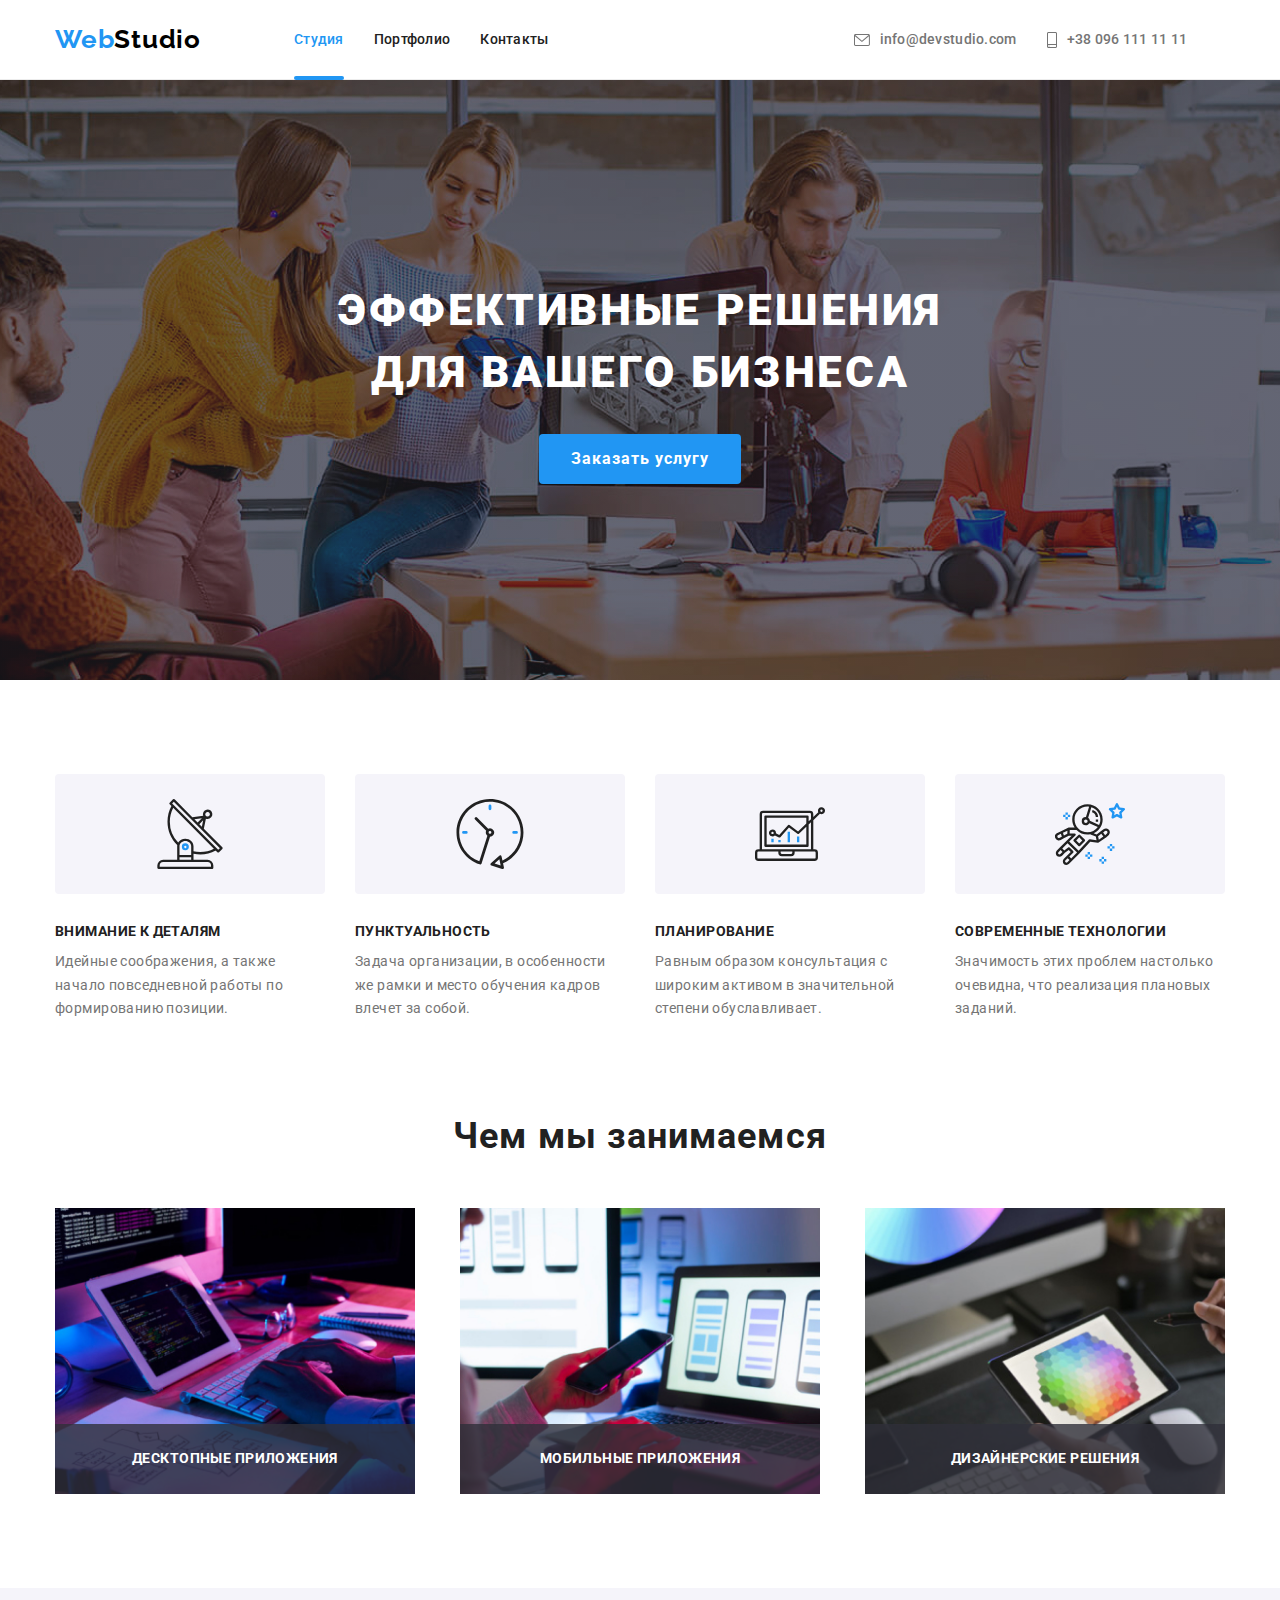
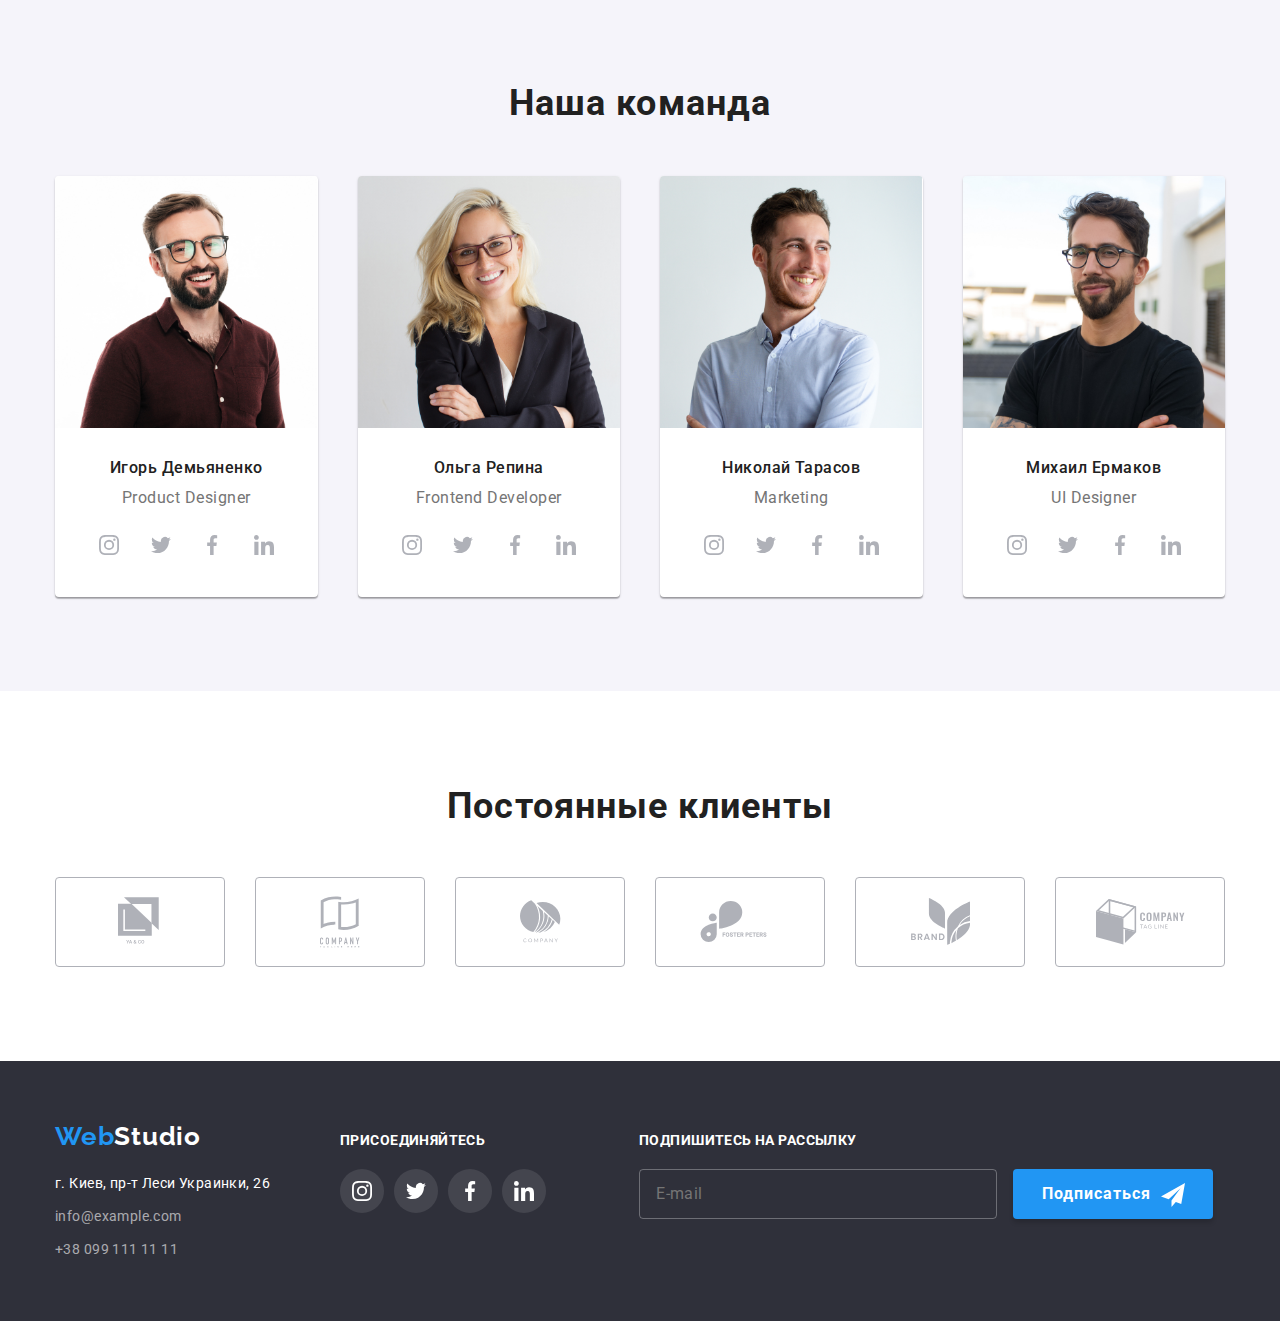
<file: index.html>
<!DOCTYPE html>
<html lang="ru">
  <head>
    <meta charset="UTF-8" />
    <meta name="viewport" content="width=device-width, initial-scale=1.0" />
    <link rel="preconnect" href="https://fonts.gstatic.com" />
    <link
      href="https://fonts.googleapis.com/css2?family=Raleway:wght@700&family=Roboto:wght@400;500;700;900&display=swap"
      rel="stylesheet"
    />
    <link rel="stylesheet" href="./css/main.min.css" />
    <title>WebStudio</title>
  </head>

  <body>
    <header class="header">
      <div class="header-content container">
        <a href="index.html" class="logo-link"
          ><span class="logo-text">Web</span>Studio</a
        >
        <div class="header-nav">
          <nav>
            <ul class="header-nav__list">
              <li class="header-nav__item">
                <a href="./index.html" class="header-nav__link current"
                  >Студия</a
                >
              </li>
              <li class="header-nav__item">
                <a href="./portfolio.html" class="header-nav__link"
                  >Портфолио</a
                >
              </li>
              <li class="header-nav__item">
                <a href="" class="header-nav__link">Контакты</a>
              </li>
            </ul>
          </nav>
          <ul class="header-contacts__list">
            <li class="header-contacts__item">
              <a href="mailto:info@devstudio.com" class="header-contacts__link">
                <svg class="header-contacts__icon" width="16" height="12">
                  <use href="./images/icons.svg#icon-mail"></use>
                </svg>
                info@devstudio.com</a
              >
            </li>
            <li class="header-contacts__item">
              <a href="tel:+380961111111" class="header-contacts__link">
                <svg class="header-contacts__icon" width="10" height="16">
                  <use href="./images/icons.svg#icon-smartphone"></use>
                </svg>
                +38 096 111 11 11</a
              >
            </li>
          </ul>
        </div>
      </div>
    </header>

    <main>
      <!-- Герой -->
      <section class="hero">
        <div class="container hero__container">
          <h1 class="hero__title">
            Эффективные решения<br />для вашего бизнеса
          </h1>
          <button class="hero__btn" data-modal-open>Заказать услугу</button>
        </div>
      </section>

      <!-- Блок 2 -->
      <section class="benefits">
        <div class="container">
          <h2 class="visually-hidden">Преимущества</h2>
          <ul class="benefits__list">
            <li class="benefits__item">
              <div class="benefits__img">
                <svg width="70" height="70">
                  <use href="./images/icons.svg#icon-antenna"></use>
                </svg>
              </div>
              <h3 class="benefits__title">Внимание к деталям</h3>
              <p class="benefits__text">
                Идейные соображения, а также начало повседневной работы по
                формированию позиции.
              </p>
            </li>
            <li class="benefits__item">
              <div class="benefits__img">
                <svg width="70" height="70">
                  <use href="./images/icons.svg#icon-clock"></use>
                </svg>
              </div>
              <h3 class="benefits__title">Пунктуальность</h3>
              <p class="benefits__text">
                Задача организации, в особенности же рамки и место обучения
                кадров влечет за собой.
              </p>
            </li>
            <li class="benefits__item">
              <div class="benefits__img">
                <svg width="70" height="70">
                  <use href="./images/icons.svg#icon-diagram"></use>
                </svg>
              </div>
              <h3 class="benefits__title">Планирование</h3>
              <p class="benefits__text">
                Равным образом консультация с широким активом в значительной
                степени обуславливает.
              </p>
            </li>
            <li>
              <div class="benefits__img">
                <svg width="70" height="70">
                  <use href="./images/icons.svg#icon-astronaut"></use>
                </svg>
              </div>
              <h3 class="benefits__title">Современные технологии</h3>
              <p class="benefits__text">
                Значимость этих проблем настолько очевидна, что реализация
                плановых заданий.
              </p>
            </li>
          </ul>
        </div>
      </section>

      <section class="product">
        <div class="container">
          <h2 class="product__title">Чем мы занимаемся</h2>
          <ul class="product__list">
            <li class="product__item">
              <img
                class="product__img"
                src="./images/box-1.jpg"
                alt="Десктопные приложения"
              />
              <div class="product__box">
                <p class="product__box-title">Десктопные приложения</p>
              </div>
            </li>
            <li class="product__item">
              <img
                class="product__img"
                src="./images/box-2.jpg"
                alt="Мобильные приложения"
              />
              <div class="product__box">
                <p class="product__box-title">Мобильные приложения</p>
              </div>
            </li>
            <li class="product__item">
              <img
                class="product__img"
                src="./images/box-3.jpg"
                alt="Дизайнерские решения"
              />
              <div class="product__box">
                <p class="product__box-title">Дизайнерские решения</p>
              </div>
            </li>
          </ul>
        </div>
      </section>

      <!-- Блок 3 -->
      <section class="team">
        <div class="container">
          <h2 class="team__title">Наша команда</h2>
          <ul class="team__list">
            <li class="team__item">
              <img
                class="team__img"
                src="./images/photo-1.jpg"
                alt="Игорь Демьяненко"
              />
              <div class="team__descr">
                <h4 class="team__name">Игорь Демьяненко</h4>
                <p class="team__position">Product Designer</p>
                <ul class="team__icons">
                  <li>
                    <a class="team__link" href="">
                      <svg width="20" height="20">
                        <use href="./images/icons.svg#icon-instagram"></use>
                      </svg>
                    </a>
                  </li>
                  <li>
                    <a class="team__link" href="">
                      <svg width="20" height="20">
                        <use href="./images/icons.svg#icon-twitter"></use>
                      </svg>
                    </a>
                  </li>
                  <li>
                    <a class="team__link" href="">
                      <svg width="20" height="20">
                        <use href="./images/icons.svg#icon-facebook"></use>
                      </svg>
                    </a>
                  </li>
                  <li>
                    <a class="team__link" href="">
                      <svg width="20" height="20">
                        <use href="./images/icons.svg#icon-linkedin"></use>
                      </svg>
                    </a>
                  </li>
                </ul>
              </div>
            </li>
            <li class="team__item">
              <img
                class="team__img"
                src="./images/photo-2.jpg"
                alt="Ольга Репина"
              />
              <div class="team__descr">
                <h4 class="team__name">Ольга Репина</h4>
                <p class="team__position">Frontend Developer</p>
                <ul class="team__icons">
                  <li>
                    <a class="team__link" href="">
                      <svg width="20" height="20">
                        <use href="./images/icons.svg#icon-instagram"></use>
                      </svg>
                    </a>
                  </li>
                  <li>
                    <a class="team__link" href="">
                      <svg width="20" height="20">
                        <use href="./images/icons.svg#icon-twitter"></use>
                      </svg>
                    </a>
                  </li>
                  <li>
                    <a class="team__link" href="">
                      <svg width="20" height="20">
                        <use href="./images/icons.svg#icon-facebook"></use>
                      </svg>
                    </a>
                  </li>
                  <li>
                    <a class="team__link" href="">
                      <svg width="20" height="20">
                        <use href="./images/icons.svg#icon-linkedin"></use>
                      </svg>
                    </a>
                  </li>
                </ul>
              </div>
            </li>
            <li class="team__item">
              <img
                class="team__img"
                src="./images/photo-3.jpg"
                alt="Николай Тарасов"
              />
              <div class="team__descr">
                <h4 class="team__name">Николай Тарасов</h4>
                <p class="team__position">Marketing</p>
                <ul class="team__icons">
                  <li>
                    <a class="team__link" href="">
                      <svg width="20" height="20">
                        <use href="./images/icons.svg#icon-instagram"></use>
                      </svg>
                    </a>
                  </li>
                  <li>
                    <a class="team__link" href="">
                      <svg width="20" height="20">
                        <use href="./images/icons.svg#icon-twitter"></use>
                      </svg>
                    </a>
                  </li>
                  <li>
                    <a class="team__link" href="">
                      <svg width="20" height="20">
                        <use href="./images/icons.svg#icon-facebook"></use>
                      </svg>
                    </a>
                  </li>
                  <li>
                    <a class="team__link" href="">
                      <svg width="20" height="20">
                        <use href="./images/icons.svg#icon-linkedin"></use>
                      </svg>
                    </a>
                  </li>
                </ul>
              </div>
            </li>
            <li class="team__item">
              <img
                class="team__img"
                src="./images/photo-4.jpg"
                alt="Михаил Ермаков"
              />
              <div class="team__descr">
                <h4 class="team__name">Михаил Ермаков</h4>
                <p class="team__position">UI Designer</p>
                <ul class="team__icons">
                  <li>
                    <a class="team__link" href="">
                      <svg width="20" height="20">
                        <use href="./images/icons.svg#icon-instagram"></use>
                      </svg>
                    </a>
                  </li>
                  <li>
                    <a class="team__link" href="">
                      <svg width="20" height="20">
                        <use href="./images/icons.svg#icon-twitter"></use>
                      </svg>
                    </a>
                  </li>
                  <li>
                    <a class="team__link" href="">
                      <svg width="20" height="20">
                        <use href="./images/icons.svg#icon-facebook"></use>
                      </svg>
                    </a>
                  </li>
                  <li>
                    <a class="team__link" href="">
                      <svg width="20" height="20">
                        <use href="./images/icons.svg#icon-linkedin"></use>
                      </svg>
                    </a>
                  </li>
                </ul>
              </div>
            </li>
          </ul>
        </div>
      </section>

      <!-- Блок 4 -->
      <section class="clients">
        <div class="container">
          <h2 class="clients__title">Постоянные клиенты</h2>
          <ul class="clients__list">
            <li class="clients__item">
              <a class="clients__img" href="">
                <svg width="45" height="50">
                  <use href="./images/icons.svg#icon-logo-1"></use>
                </svg>
              </a>
            </li>
            <li class="clients__item">
              <a class="clients__img" href="">
                <svg width="40" height="52">
                  <use href="./images/icons.svg#icon-logo-2"></use>
                </svg>
              </a>
            </li>
            <li class="clients__item">
              <a class="clients__img" href="">
                <svg width="41" height="43">
                  <use href="./images/icons.svg#icon-logo-3"></use>
                </svg>
              </a>
            </li>
            <li class="clients__item">
              <a class="clients__img" href="">
                <svg width="80" height="42">
                  <use href="./images/icons.svg#icon-logo-4"></use>
                </svg>
              </a>
            </li>
            <li class="clients__item">
              <a class="clients__img" href="">
                <svg width="59" height="47">
                  <use href="./images/icons.svg#icon-logo-5"></use>
                </svg>
              </a>
            </li>
            <li class="clients__item">
              <a class="clients__img" href="">
                <svg width="89" height="46">
                  <use href="./images/icons.svg#icon-logo-6"></use>
                </svg>
              </a>
            </li>
          </ul>
        </div>
      </section>
    </main>

    <footer class="footer">
      <div class="container footer__container">
        <div>
          <a class="logo-link logo-link--footer" href="index.html"
            ><span class="logo-text">Web</span>Studio</a
          >
          <address class="footer__address">
            г. Киев, пр-т Леси Украинки, 26

            <ul class="footer-contacts">
              <li>
                <a href="mailto:info@example.com" class="footer__contacts-item"
                  >info@example.com</a
                >
              </li>
              <li>
                <a href="tel:+380991111111" class="footer__contacts-item"
                  >+38 099 111 11 11</a
                >
              </li>
            </ul>
          </address>
        </div>
        <div class="join-us">
          <p class="join-us__title">Присоединяйтесь</p>
          <ul class="join-us__list">
            <li class="join-us__item">
              <a class="join-us__icon" href="">
                <svg width="20" height="20">
                  <use href="./images/icons.svg#icon-instagram"></use>
                </svg>
              </a>
            </li>
            <li class="join-us__item">
              <a class="join-us__icon" href="">
                <svg width="20" height="20">
                  <use href="./images/icons.svg#icon-twitter"></use>
                </svg>
              </a>
            </li>
            <li class="join-us__item">
              <a class="join-us__icon" href="">
                <svg width="20" height="20">
                  <use href="./images/icons.svg#icon-facebook"></use>
                </svg>
              </a>
            </li>
            <li class="join-us__item">
              <a class="join-us__icon" href="">
                <svg width="20" height="20">
                  <use href="./images/icons.svg#icon-linkedin"></use>
                </svg>
              </a>
            </li>
          </ul>
        </div>
        <div class="subscribe">
          <p class="subscribe__title">Подпишитесь на рассылку</p>
          <label>
            <input
              type="email"
              name="email"
              placeholder="E-mail"
              class="subscribe__input"
            />
          </label>
          <button class="subscribe__button" type="submit">
            Подписаться
            <svg class="subscribe__icon" width="24" height="24">
              <use href="./images/icons.svg#icon-send"></use>
            </svg>
          </button>
        </div>
      </div>
    </footer>

    <div class="backdrop is-hidden" data-modal>
      <div class="modal">
        <button class="modal__btn-close" data-modal-close>
          <svg width="18" height="18">
            <use href="./images/icons.svg#icon-modal-close"></use>
          </svg>
        </button>
        <div class="modal__box">
          <p class="modal__title">Оставьте свои данные, мы вам перезвоним</p>
          <form class="modal__form">
            <div class="modal__input">
              <label class="modal__item"
                ><span class="modal__name">Имя</span>
                <input type="text" name="name" class="modal__field" />
                <svg class="modal__icon" width="18" height="18">
                  <use href="./images/icons.svg#icon-person"></use>
                </svg>
              </label>
            </div>
            <div class="modal__input">
              <label class="modal__item"
                ><span class="modal__name">Телефон</span>
                <input type="tel" name="phone" class="modal__field" />
                <svg class="modal__icon" width="18" height="18">
                  <use href="./images/icons.svg#icon-phone"></use>
                </svg>
              </label>
            </div>
            <div class="modal__input">
              <label class="modal__item"
                ><span class="modal__name">Почта</span>
                <input type="email" name="mail" class="modal__field" />
                <svg class="modal__icon" width="18" height="18">
                  <use href="./images/icons.svg#icon-email"></use>
                </svg>
              </label>
            </div>
            <div class="modal__input">
              <label class="modal__item comment"
                ><span class="modal__name">Комментарий</span>
                <textarea
                  name=""
                  id=""
                  cols="30"
                  rows="10"
                  placeholder="Введите текст"
                  class="modal__textarea"
                ></textarea>
              </label>
            </div>
            <label class="modal__checkbox">
              <input
                type="checkbox"
                class="modal__checkbox-field"
                name="policy"
              />
              <span class="modal__checkbox-icon"></span>Соглашаюсь с рассылкой и
              принимаю
              <a href="" class="modal__checkbox-link">Условия договора</a>
            </label>
            <button type="submit" class="modal__btn-send">Отправить</button>
          </form>
        </div>
      </div>
    </div>

    <script src="./js/modal.js"></script>
  </body>
</html>
</file>
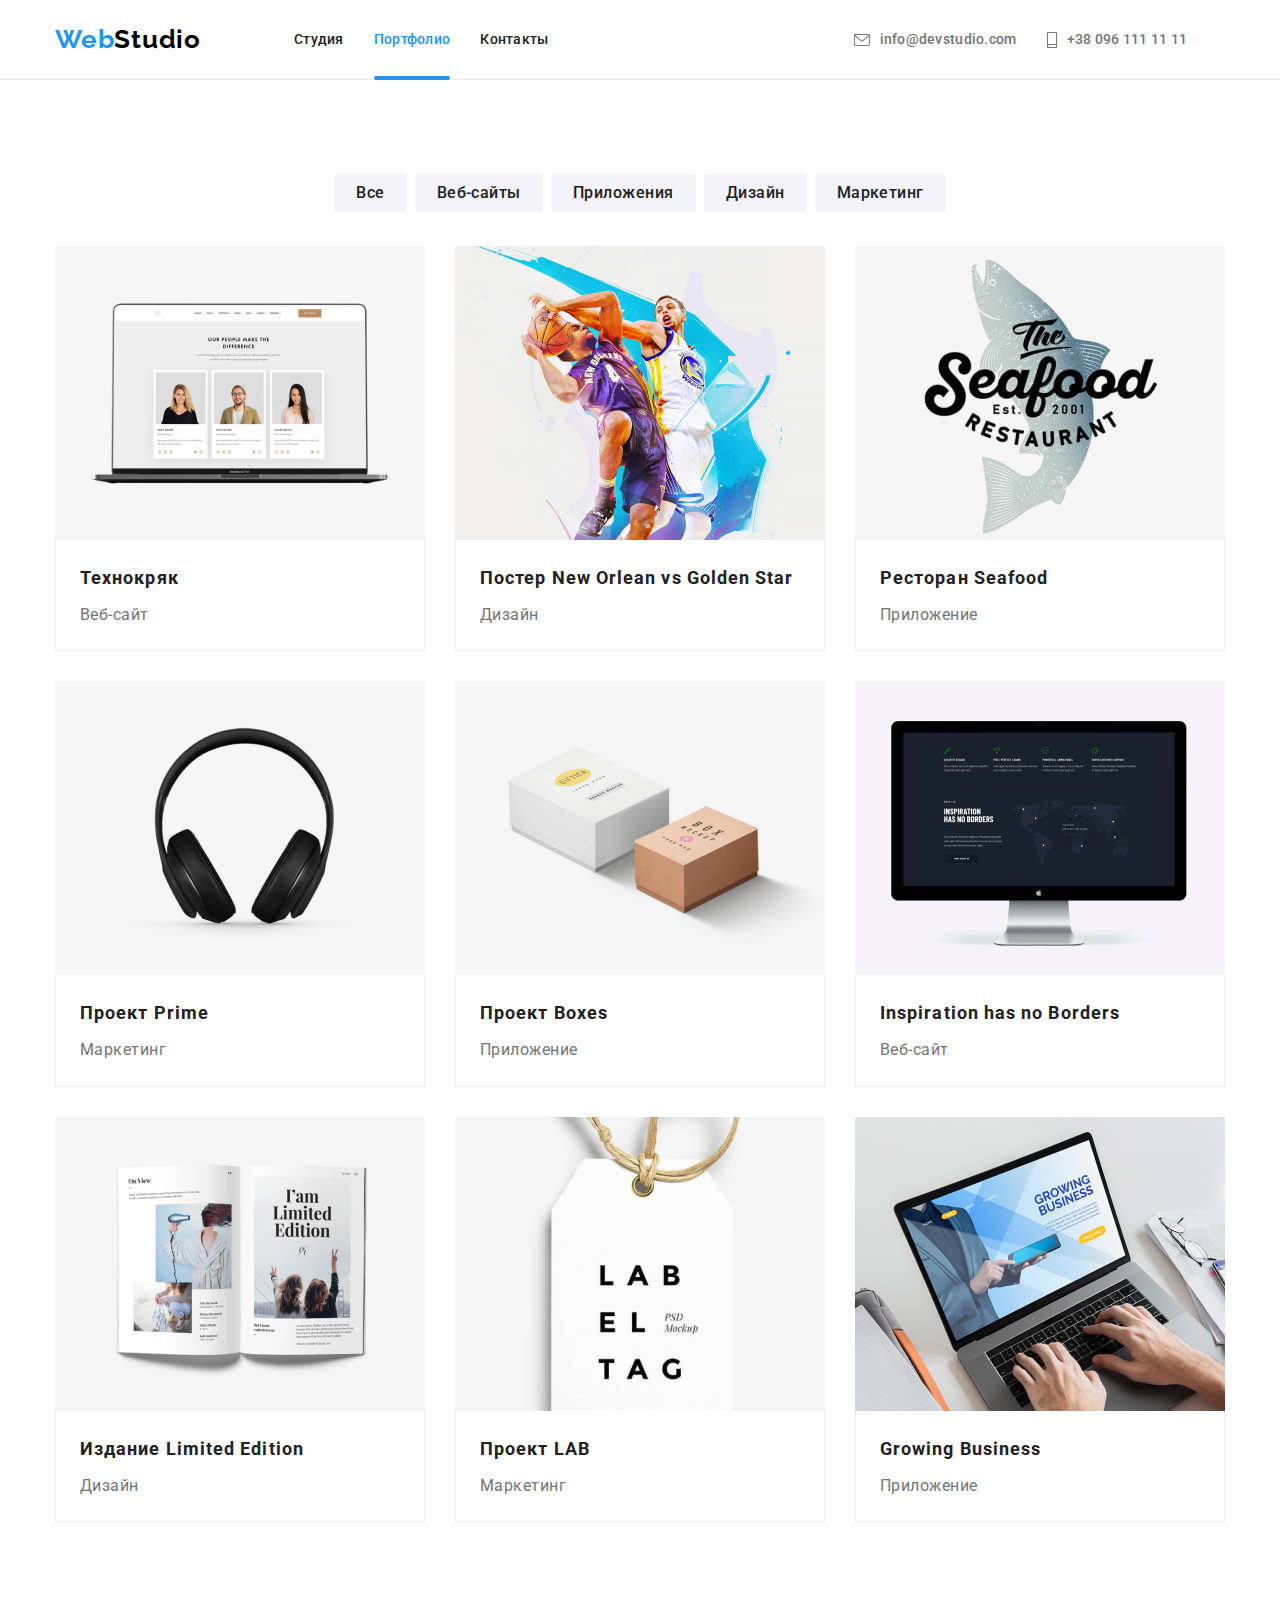
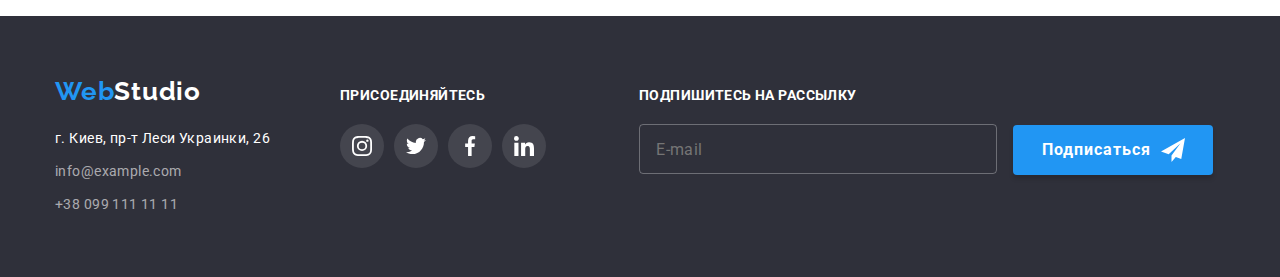
<file: portfolio.html>
<!DOCTYPE html>
<html lang="ru">
  <head>
    <meta charset="UTF-8" />
    <meta name="viewport" content="width=device-width, initial-scale=1.0" />
    <link rel="preconnect" href="https://fonts.gstatic.com" />
    <link
      href="https://fonts.googleapis.com/css2?family=Raleway:wght@700&family=Roboto:wght@400;500;700;900&display=swap"
      rel="stylesheet"
    />
    <link rel="stylesheet" href="css/main.min.css" />
    <title>Portfolio</title>
  </head>

  <body>
    <header class="header">
      <div class="header-content container">
        <a href="index.html" class="logo-link"
          ><span class="logo-text">Web</span>Studio</a
        >
        <div class="header-nav">
          <nav>
            <ul class="header-nav__list">
              <li class="header-nav__item">
                <a href="./index.html" class="header-nav__link">Студия</a>
              </li>
              <li class="header-nav__item">
                <a href="./portfolio.html" class="header-nav__link current"
                  >Портфолио</a
                >
              </li>
              <li class="header-nav__item">
                <a href="" class="header-nav__link">Контакты</a>
              </li>
            </ul>
          </nav>
          <ul class="header-contacts__list">
            <li class="header-contacts__item">
              <a href="mailto:info@devstudio.com" class="header-contacts__link">
                <svg class="header-contacts__icon" width="16" height="12">
                  <use href="./images/icons.svg#icon-mail"></use>
                </svg>
                info@devstudio.com</a
              >
            </li>
            <li class="header-contacts__item">
              <a href="tel:+380961111111" class="header-contacts__link">
                <svg class="header-contacts__icon" width="10" height="16">
                  <use href="./images/icons.svg#icon-smartphone"></use>
                </svg>
                +38 096 111 11 11</a
              >
            </li>
          </ul>
        </div>
      </div>
    </header>

    <main>
      <div class="container">
        <section class="portfolio">
          <h1 class="visually-hidden">Галерея работ</h1>
          <ul class="filters__list">
            <li class="filters__item">
              <button class="filters__btn">Все</button>
            </li>
            <li class="filters__item">
              <button class="filters__btn">Веб-сайты</button>
            </li>
            <li class="filters__item">
              <button class="filters__btn">Приложения</button>
            </li>
            <li class="filters__item">
              <button class="filters__btn">Дизайн</button>
            </li>
            <li class="filters__item">
              <button class="filters__btn">Маркетинг</button>
            </li>
          </ul>
          <ul class="portfolio-gallery">
            <li class="portfolio-gallery__item">
              <a class="portfolio-gallery__link" href="">
                <div class="portfolio-gallery__thumb">
                  <img
                    src="./images/img-1.jpg"
                    alt="Технокряк"
                    class="portfolio-gallery__img"
                  />
                  <div class="portfolio-gallery__overlay">
                    <p class="portfolio-gallery__descr">
                      Технокряк это современная площадка распространения
                      коронавируса. Компании используют эту платформу для
                      цифрового шпионажа и атак на защищённые сервера
                      конкурентов.
                    </p>
                  </div>
                </div>
                <div class="portfolio-gallery__text">
                  <h2 class="portfolio-gallery__title">Технокряк</h2>
                  <p class="portfolio-gallery__type">Веб-сайт</p>
                </div>
              </a>
            </li>

            <li class="portfolio-gallery__item">
              <a class="portfolio-gallery__link" href="">
                <div class="portfolio-gallery__thumb">
                  <img
                    src="./images/img-2.jpg"
                    alt="Постер New Orlean vs Golden Star"
                    class="portfolio-gallery__img"
                  />
                  <div class="portfolio-gallery__overlay">
                    <p class="portfolio-gallery__descr">
                      Технокряк это современная площадка распространения
                      коронавируса. Компании используют эту платформу для
                      цифрового шпионажа и атак на защищённые сервера
                      конкурентов.
                    </p>
                  </div>
                </div>
                <div class="portfolio-gallery__text">
                  <h2 class="portfolio-gallery__title">
                    Постер New Orlean vs Golden Star
                  </h2>
                  <p class="portfolio-gallery__type">Дизайн</p>
                </div>
              </a>
            </li>

            <li class="portfolio-gallery__item">
              <a class="portfolio-gallery__link" href="">
                <div class="portfolio-gallery__thumb">
                  <img
                    src="./images/img-3.jpg"
                    alt="Ресторан Seafood"
                    class="portfolio-gallery__img"
                  />
                  <div class="portfolio-gallery__overlay">
                    <p class="portfolio-gallery__descr">
                      Технокряк это современная площадка распространения
                      коронавируса. Компании используют эту платформу для
                      цифрового шпионажа и атак на защищённые сервера
                      конкурентов.
                    </p>
                  </div>
                </div>
                <div class="portfolio-gallery__text">
                  <h2 class="portfolio-gallery__title">Ресторан Seafood</h2>
                  <p class="portfolio-gallery__type">Приложение</p>
                </div>
              </a>
            </li>

            <li class="portfolio-gallery__item">
              <a class="portfolio-gallery__link" href="">
                <div class="portfolio-gallery__thumb">
                  <img
                    src="./images/img-4.jpg"
                    alt="Проект Prime"
                    class="portfolio-gallery__img"
                  />
                  <div class="portfolio-gallery__overlay">
                    <p class="portfolio-gallery__descr">
                      Технокряк это современная площадка распространения
                      коронавируса. Компании используют эту платформу для
                      цифрового шпионажа и атак на защищённые сервера
                      конкурентов.
                    </p>
                  </div>
                </div>
                <div class="portfolio-gallery__text">
                  <h2 class="portfolio-gallery__title">Проект Prime</h2>
                  <p class="portfolio-gallery__type">Маркетинг</p>
                </div>
              </a>
            </li>

            <li class="portfolio-gallery__item">
              <a class="portfolio-gallery__link" href="">
                <div class="portfolio-gallery__thumb">
                  <img
                    src="./images/img-5.jpg"
                    alt="Проект Boxes"
                    class="portfolio-gallery__img"
                  />
                  <div class="portfolio-gallery__overlay">
                    <p class="portfolio-gallery__descr">
                      Технокряк это современная площадка распространения
                      коронавируса. Компании используют эту платформу для
                      цифрового шпионажа и атак на защищённые сервера
                      конкурентов.
                    </p>
                  </div>
                </div>
                <div class="portfolio-gallery__text">
                  <h2 class="portfolio-gallery__title">Проект Boxes</h2>
                  <p class="portfolio-gallery__type">Приложение</p>
                </div>
              </a>
            </li>

            <li class="portfolio-gallery__item">
              <a class="portfolio-gallery__link" href="">
                <div class="portfolio-gallery__thumb">
                  <img
                    src="./images/img-6.jpg"
                    alt="Inspiration has no Borders"
                    class="portfolio-gallery__img"
                  />
                  <div class="portfolio-gallery__overlay">
                    <p class="portfolio-gallery__descr">
                      Технокряк это современная площадка распространения
                      коронавируса. Компании используют эту платформу для
                      цифрового шпионажа и атак на защищённые сервера
                      конкурентов.
                    </p>
                  </div>
                </div>
                <div class="portfolio-gallery__text">
                  <h2 class="portfolio-gallery__title">
                    Inspiration has no Borders
                  </h2>
                  <p class="portfolio-gallery__type">Веб-сайт</p>
                </div>
              </a>
            </li>

            <li class="portfolio-gallery__item">
              <a class="portfolio-gallery__link" href="">
                <div class="portfolio-gallery__thumb">
                  <img
                    src="./images/img-7.jpg"
                    alt="Издание Limited Edition"
                    class="portfolio-gallery__img"
                  />
                  <div class="portfolio-gallery__overlay">
                    <p class="portfolio-gallery__descr">
                      Технокряк это современная площадка распространения
                      коронавируса. Компании используют эту платформу для
                      цифрового шпионажа и атак на защищённые сервера
                      конкурентов.
                    </p>
                  </div>
                </div>
                <div class="portfolio-gallery__text">
                  <h2 class="portfolio-gallery__title">
                    Издание Limited Edition
                  </h2>
                  <p class="portfolio-gallery__type">Дизайн</p>
                </div>
              </a>
            </li>

            <li class="portfolio-gallery__item">
              <a class="portfolio-gallery__link" href="">
                <div class="portfolio-gallery__thumb">
                  <img
                    src="./images/img-8.jpg"
                    alt="Проект LAB"
                    class="portfolio-gallery__img"
                  />
                  <div class="portfolio-gallery__overlay">
                    <p class="portfolio-gallery__descr">
                      Технокряк это современная площадка распространения
                      коронавируса. Компании используют эту платформу для
                      цифрового шпионажа и атак на защищённые сервера
                      конкурентов.
                    </p>
                  </div>
                </div>
                <div class="portfolio-gallery__text">
                  <h2 class="portfolio-gallery__title">Проект LAB</h2>
                  <p class="portfolio-gallery__type">Маркетинг</p>
                </div>
              </a>
            </li>

            <li class="portfolio-gallery__item">
              <a class="portfolio-gallery__link" href="">
                <div class="portfolio-gallery__thumb">
                  <img
                    src="./images/img-9.jpg"
                    alt="Growing Business"
                    class="portfolio-gallery__img"
                  />
                  <div class="portfolio-gallery__overlay">
                    <p class="portfolio-gallery__descr">
                      Технокряк это современная площадка распространения
                      коронавируса. Компании используют эту платформу для
                      цифрового шпионажа и атак на защищённые сервера
                      конкурентов.
                    </p>
                  </div>
                </div>
                <div class="portfolio-gallery__text">
                  <h2 class="portfolio-gallery__title">Growing Business</h2>
                  <p class="portfolio-gallery__type">Приложение</p>
                </div>
              </a>
            </li>
          </ul>
        </section>
      </div>
    </main>

    <footer class="footer">
      <div class="container footer__container">
        <div>
          <a class="logo-link logo-link--footer" href="index.html"
            ><span class="logo-text">Web</span>Studio</a
          >
          <address class="footer__address">
            г. Киев, пр-т Леси Украинки, 26

            <ul class="footer-contacts">
              <li>
                <a href="mailto:info@example.com" class="footer__contacts-item"
                  >info@example.com</a
                >
              </li>
              <li>
                <a href="tel:+380991111111" class="footer__contacts-item"
                  >+38 099 111 11 11</a
                >
              </li>
            </ul>
          </address>
        </div>
        <div class="join-us">
          <p class="join-us__title">Присоединяйтесь</p>
          <ul class="join-us__list">
            <li class="join-us__item">
              <a class="join-us__icon" href="">
                <svg width="20" height="20">
                  <use href="./images/icons.svg#icon-instagram"></use>
                </svg>
              </a>
            </li>
            <li class="join-us__item">
              <a class="join-us__icon" href="">
                <svg width="20" height="20">
                  <use href="./images/icons.svg#icon-twitter"></use>
                </svg>
              </a>
            </li>
            <li class="join-us__item">
              <a class="join-us__icon" href="">
                <svg width="20" height="20">
                  <use href="./images/icons.svg#icon-facebook"></use>
                </svg>
              </a>
            </li>
            <li class="join-us__item">
              <a class="join-us__icon" href="">
                <svg width="20" height="20">
                  <use href="./images/icons.svg#icon-linkedin"></use>
                </svg>
              </a>
            </li>
          </ul>
        </div>
        <div class="subscribe">
          <p class="subscribe__title">Подпишитесь на рассылку</p>
          <label>
            <input
              type="email"
              name="email"
              placeholder="E-mail"
              class="subscribe__input"
            />
          </label>
          <button class="subscribe__button" type="submit">
            Подписаться
            <svg class="subscribe__icon" width="24" height="24">
              <use href="./images/icons.svg#icon-send"></use>
            </svg>
          </button>
        </div>
      </div>
    </footer>
  </body>
</html>
</file>
<file: css/main.min.css>
/*! modern-normalize v1.0.0 | MIT License | https://github.com/sindresorhus/modern-normalize */*,*::before,*::after{-webkit-box-sizing:border-box;box-sizing:border-box}body{margin:0}h1,h2,h3,h4,h5,h6{margin:0}hr{height:0;color:inherit}abbr[title]{-webkit-text-decoration:underline dotted;text-decoration:underline dotted}b,strong{font-weight:bolder}code,kbd,samp,pre{font-family:ui-monospace, SFMono-Regular, Consolas, 'Liberation Mono', Menlo, monospace;font-size:1em}small{font-size:80%}sub,sup{font-size:75%;line-height:0;position:relative;vertical-align:baseline}sub{bottom:-0.25em}sup{top:-0.5em}table{text-indent:0;border-color:inherit}button,input,optgroup,select,textarea{font-family:inherit;font-size:100%;line-height:1.15;margin:0}button,select{text-transform:none}button,[type='button'],[type='reset'],[type='submit']{-webkit-appearance:button}::-moz-focus-inner{border-style:none;padding:0}:-moz-focusring{outline:1px dotted ButtonText}:-moz-ui-invalid{box-shadow:none}legend{padding:0}progress{vertical-align:baseline}::-webkit-inner-spin-button,::-webkit-outer-spin-button{height:auto}[type='search']{-webkit-appearance:textfield;outline-offset:-2px}::-webkit-search-decoration{-webkit-appearance:none}::-webkit-file-upload-button{-webkit-appearance:button;font:inherit}summary{display:list-item}:root{--primary-color: #000000;--secondary-color: #212121;--accent-color: #2196f3;--link-color: #757575;--white-color: #ffffff;--secondary-white-color: #f5f4fa;--bgd-color: #2f303a;--border-color: #ececec;--portfolio-border-color: #eeeeee;--grey-color: #afb1b8;--footer-icon-bgd: rgba(255, 255, 255, 0.1);--grey-dark-color: rgba(47, 48, 58, 0.8);--grey-light-color: rgba(255, 255, 255, 0.6);--grey-medium-color: rgba(255, 255, 255, 0.3);--overlay-color: rgba(33, 150, 243, 0.9);--backdrop-color: rgba(0, 0, 0, 0.2);--grey-placeholder-color: rgba(117, 117, 117, 0.5);--gradient-color: rgba(47, 48, 58, 0.4);--grey-modal-color: rgba(0, 0, 0, 0.1);--grey-input-color: rgba(33, 33, 33, 0.2);--roboto: 'Roboto', sans-serif;--raleway: 'Raleway', sans-serif}body{font-family:var(--roboto)}a{text-decoration:none}ul{margin:0;padding:0;list-style:none}.container{width:1200px;padding:0 15px;margin-left:auto;margin-right:auto}.visually-hidden{position:absolute;width:1px;height:1px;margin:-1px;border:0;padding:0;white-space:nowrap;-webkit-clip-path:inset(100%);clip-path:inset(100%);clip:rect(0 0 0 0);overflow:hidden}.logo-link{font-family:var(--raleway);font-weight:700;font-size:26px;line-height:1.2;letter-spacing:0.03em;color:var(--primary-color)}.logo-link--footer{color:var(--white-color)}.logo-text{font-family:var(--raleway);font-weight:700;font-size:26px;line-height:1.2;letter-spacing:0.03em;color:var(--accent-color)}.header{border-bottom:1px solid var(--border-color)}.header-content{display:-webkit-box;display:-ms-flexbox;display:flex;-webkit-box-align:center;-ms-flex-align:center;align-items:center}.header-nav{display:-webkit-box;display:-ms-flexbox;display:flex;-webkit-box-pack:justify;-ms-flex-pack:justify;justify-content:space-between;margin-left:93px}.header-nav__list{display:-webkit-box;display:-ms-flexbox;display:flex;-webkit-box-pack:justify;-ms-flex-pack:justify;justify-content:space-between}.header-nav__item{display:-webkit-box;display:-ms-flexbox;display:flex;-webkit-box-align:center;-ms-flex-align:center;align-items:center;margin-right:30px}.header-nav__item:last-of-type{margin-right:0}.header-nav__link{position:relative;display:block;padding:32px 0;font-weight:500;font-size:14px;line-height:1.1;letter-spacing:0.02em;color:var(--secondary-color);-webkit-transition:color 250ms cubic-bezier(0.4, 0, 0.2, 1);transition:color 250ms cubic-bezier(0.4, 0, 0.2, 1)}.header-nav__link:hover,.header-nav__link:focus,.header-nav__link:active{color:var(--accent-color)}.header-nav__link.current{color:var(--accent-color)}.header-nav__link.current::after{content:'';position:absolute;left:0;bottom:-1px;border-radius:2px;width:100%;height:4px;background-color:var(--accent-color)}.header-contacts__list{display:-webkit-box;display:-ms-flexbox;display:flex;margin-left:305px}.header-contacts__list:last-of-type{margin-right:0}.header-contacts__item{display:-webkit-box;display:-ms-flexbox;display:flex;-webkit-box-align:center;-ms-flex-align:center;align-items:center;margin-right:30px}.header-contacts__item:last-of-type{margin-right:0}.header-contacts__link{display:-webkit-box;display:-ms-flexbox;display:flex;font-weight:500;font-size:14px;line-height:1.1;letter-spacing:0.02em;color:var(--link-color);-webkit-transition:color 250ms cubic-bezier(0.4, 0, 0.2, 1);transition:color 250ms cubic-bezier(0.4, 0, 0.2, 1)}.header-contacts__link:hover,.header-contacts__link:focus,.header-contacts__link:active{color:var(--accent-color)}.header-contacts__icon{fill:currentColor;margin-right:10px;margin-top:auto;margin-bottom:auto}.hero{max-width:1600px;max-height:600px;margin-left:auto;margin-right:auto;background-image:-webkit-gradient(linear, left top, right top, from(var(--gradient-color)), to(var(--gradient-color))),url(../images/hero.jpg);background-image:linear-gradient(to right, var(--gradient-color), var(--gradient-color)),url(../images/hero.jpg);background-repeat:no-repeat;background-position:center;background-size:cover}.hero__container{text-align:center;padding-top:200px;padding-bottom:200px}.hero__title{font-weight:900;font-size:44px;line-height:1.4;text-align:center;letter-spacing:0.06em;text-transform:uppercase;color:var(--white-color)}.hero__btn{margin-top:30px;padding:10px 32px;border-radius:4px;border:none;cursor:pointer;font-family:inherit;font-weight:700;font-size:16px;line-height:1.9;text-align:center;letter-spacing:0.06em;color:var(--white-color);background-color:var(--accent-color);-webkit-transition:color 250ms cubic-bezier(0.4, 0, 0.2, 1),background-color 250ms cubic-bezier(0.4, 0, 0.2, 1);transition:color 250ms cubic-bezier(0.4, 0, 0.2, 1),background-color 250ms cubic-bezier(0.4, 0, 0.2, 1)}.hero__btn:hover,.hero__btn:focus,.hero__btn:active{color:var(--secondary-color);background-color:var(--secondary-white-color)}.benefits{padding:94px 0}.benefits__list{display:-webkit-box;display:-ms-flexbox;display:flex}.benefits__item{max-width:270px;margin-right:30px}.benefits__img{display:block;text-align:center;padding:25px 100px;margin-bottom:30px;border-radius:4px;width:270px;height:120px;background-color:var(--secondary-white-color)}.benefits__title{margin-bottom:10px;font-weight:700;font-size:14px;line-height:1.1;letter-spacing:0.03em;text-transform:uppercase;color:var(--secondary-color)}.benefits__text{margin:0;font-weight:400;font-size:14px;line-height:1.7;letter-spacing:0.03em;color:var(--link-color)}.product{padding-bottom:94px}.product__title{margin-bottom:50px;font-weight:700;font-size:36px;line-height:1.2;text-align:center;letter-spacing:0.03em;color:var(--secondary-color)}.product__list{display:-webkit-box;display:-ms-flexbox;display:flex;-webkit-box-pack:justify;-ms-flex-pack:justify;justify-content:space-between}.product__item{position:relative;-ms-flex-preferred-size:calc(100% / 3 - 30px);flex-basis:calc(100% / 3 - 30px)}.product__img{display:block;max-width:100%}.product__box{position:absolute;bottom:0;left:0;width:100%;padding:27px 0;background-color:var(--grey-dark-color)}.product__box-title{margin:0;font-weight:700;font-size:14px;line-height:1.14;text-align:center;letter-spacing:0.03em;text-transform:uppercase;color:var(--white-color)}.team{padding-top:94px;padding-bottom:94px;background-color:var(--secondary-white-color)}.team__title{margin-bottom:50px;font-weight:700;font-size:36px;line-height:1.2;text-align:center;letter-spacing:0.03em;color:var(--secondary-color)}.team__list{display:-webkit-box;display:-ms-flexbox;display:flex;-webkit-box-pack:justify;-ms-flex-pack:justify;justify-content:space-between}.team__item{-ms-flex-preferred-size:calc(100% / 4 - 30px);flex-basis:calc(100% / 4 - 30px);background-color:var(--white-color);border-radius:4px;overflow:hidden;-webkit-box-shadow:0px 1px 3px rgba(0,0,0,0.12),0px 1px 1px rgba(0,0,0,0.14),0px 2px 1px rgba(0,0,0,0.2);box-shadow:0px 1px 3px rgba(0,0,0,0.12),0px 1px 1px rgba(0,0,0,0.14),0px 2px 1px rgba(0,0,0,0.2)}.team__img{display:block;max-width:100%}.team__descr{padding:30px 32px}.team__name{font-weight:500;font-size:16px;line-height:1.2;text-align:center;letter-spacing:0.03em;color:var(--secondary-color)}.team__position{margin:0;margin-top:10px;font-weight:400;font-size:16px;line-height:1.2;text-align:center;letter-spacing:0.03em;color:var(--link-color)}.team__icons{display:-webkit-box;display:-ms-flexbox;display:flex;-webkit-box-pack:justify;-ms-flex-pack:justify;justify-content:space-between;margin-top:16px}.team__link{display:-webkit-box;display:-ms-flexbox;display:flex;-webkit-box-align:center;-ms-flex-align:center;align-items:center;-webkit-box-pack:center;-ms-flex-pack:center;justify-content:center;width:44px;height:44px;fill:var(--grey-color);-webkit-transition:color 250ms cubic-bezier(0.4, 0, 0.2, 1),border-radius 250ms cubic-bezier(0.4, 0, 0.2, 1),background-color 250ms cubic-bezier(0.4, 0, 0.2, 1),fill 250ms cubic-bezier(0.4, 0, 0.2, 1);transition:color 250ms cubic-bezier(0.4, 0, 0.2, 1),border-radius 250ms cubic-bezier(0.4, 0, 0.2, 1),background-color 250ms cubic-bezier(0.4, 0, 0.2, 1),fill 250ms cubic-bezier(0.4, 0, 0.2, 1)}.team__link:hover,.team__link:focus,.team__link:active{color:currentColor;background-color:var(--accent-color);border-radius:50%;fill:var(--white-color)}.clients{padding-top:94px;padding-bottom:94px}.clients__title{margin-bottom:50px;font-weight:700;font-size:36px;line-height:1.17;text-align:center;letter-spacing:0.03em;color:var(--secondary-color)}.clients__list{display:-webkit-box;display:-ms-flexbox;display:flex;-webkit-box-pack:justify;-ms-flex-pack:justify;justify-content:space-between}.clients__item{display:-webkit-box;display:-ms-flexbox;display:flex;-webkit-box-align:center;-ms-flex-align:center;align-items:center;-webkit-box-pack:center;-ms-flex-pack:center;justify-content:center;width:170px;height:90px}.clients__img{display:-webkit-box;display:-ms-flexbox;display:flex;width:170px;height:90px;-webkit-box-align:center;-ms-flex-align:center;align-items:center;-webkit-box-pack:center;-ms-flex-pack:center;justify-content:center;border:1px solid var(--grey-color);border-radius:4px;fill:var(--grey-color);-webkit-transition:border 250ms cubic-bezier(0.4, 0, 0.2, 1),fill 250ms cubic-bezier(0.4, 0, 0.2, 1);transition:border 250ms cubic-bezier(0.4, 0, 0.2, 1),fill 250ms cubic-bezier(0.4, 0, 0.2, 1)}.clients__img:hover,.clients__img:focus,.clients__img:active{border:1px solid var(--accent-color);fill:var(--accent-color)}.footer{background-color:var(--bgd-color)}.footer__container{padding-top:60px;padding-bottom:60px;min-height:252px;display:-webkit-box;display:-ms-flexbox;display:flex;-webkit-box-align:baseline;-ms-flex-align:baseline;align-items:baseline}.footer__address{margin-top:20px;font-style:normal;font-weight:400;font-size:14px;line-height:1.7;letter-spacing:0.03em;color:var(--white-color)}.footer__contacts-item{display:block;margin-top:9px;font-weight:400;font-size:14px;line-height:1.7;letter-spacing:0.03em;color:var(--grey-light-color)}.join-us{margin-left:70px}.join-us__title,.subscribe__title{margin:0;margin-bottom:20px;font-weight:700;font-size:14px;line-height:1.14;letter-spacing:0.03em;text-transform:uppercase;color:var(--white-color)}.join-us__list{display:-webkit-box;display:-ms-flexbox;display:flex}.join-us__item{margin-right:10px}.join-us__item:last-child{margin-right:0}.join-us__icon{display:-webkit-box;display:-ms-flexbox;display:flex;-webkit-box-align:center;-ms-flex-align:center;align-items:center;-webkit-box-pack:center;-ms-flex-pack:center;justify-content:center;width:44px;height:44px;border-radius:50%;fill:var(--white-color);background-color:var(--footer-icon-bgd);-webkit-transition:background-color 250ms cubic-bezier(0.4, 0, 0.2, 1);transition:background-color 250ms cubic-bezier(0.4, 0, 0.2, 1)}.join-us__icon:hover,.join-us__icon:focus,.join-us__icon:active{background-color:var(--accent-color)}.subscribe{margin-left:93px}.subscribe__input{width:358px;height:50px;padding:15px 16px;font-weight:400;font-size:16px;line-height:1.25;letter-spacing:0.03em;color:var(--grey-light-color);background-color:transparent;border:1px solid var(--grey-medium-color);border-radius:4px}.subscribe__button{margin-left:12px;padding:10px 28px 10px 29px;cursor:pointer;background-color:var(--accent-color);fill:var(--white-color);-webkit-box-shadow:0px 4px 4px rgba(0,0,0,0.15);box-shadow:0px 4px 4px rgba(0,0,0,0.15);border:none;border-radius:4px;font-weight:700;font-size:16px;line-height:1.875;-webkit-box-align:center;-ms-flex-align:center;align-items:center;text-align:center;letter-spacing:0.06em;color:var(--white-color)}.subscribe__icon{margin-left:5px;vertical-align:middle}.portfolio{padding:94px 0}.filters__list{display:-webkit-box;display:-ms-flexbox;display:flex;-webkit-box-pack:center;-ms-flex-pack:center;justify-content:center;margin-bottom:34px}.filters__item{margin-right:8px}.filters__item:last-child{margin-right:0}.filters__btn{padding:6px 22px;font-family:inherit;font-weight:500;font-size:16px;line-height:1.6;text-align:center;letter-spacing:0.03em;color:var(--secondary-color);background-color:var(--secondary-white-color);cursor:pointer;border-radius:4px;border:none;-webkit-transition:color 250ms cubic-bezier(0.4, 0, 0.2, 1),background-color 250ms cubic-bezier(0.4, 0, 0.2, 1),-webkit-box-shadow 250ms cubic-bezier(0.4, 0, 0.2, 1);transition:color 250ms cubic-bezier(0.4, 0, 0.2, 1),background-color 250ms cubic-bezier(0.4, 0, 0.2, 1),-webkit-box-shadow 250ms cubic-bezier(0.4, 0, 0.2, 1);transition:box-shadow 250ms cubic-bezier(0.4, 0, 0.2, 1),color 250ms cubic-bezier(0.4, 0, 0.2, 1),background-color 250ms cubic-bezier(0.4, 0, 0.2, 1);transition:box-shadow 250ms cubic-bezier(0.4, 0, 0.2, 1),color 250ms cubic-bezier(0.4, 0, 0.2, 1),background-color 250ms cubic-bezier(0.4, 0, 0.2, 1),-webkit-box-shadow 250ms cubic-bezier(0.4, 0, 0.2, 1)}.filters__btn:hover,.filters__btn:focus{-webkit-box-shadow:0px 3px 1px rgba(0,0,0,0.1),0px 1px 2px rgba(0,0,0,0.08),0px 2px 2px rgba(0,0,0,0.12);box-shadow:0px 3px 1px rgba(0,0,0,0.1),0px 1px 2px rgba(0,0,0,0.08),0px 2px 2px rgba(0,0,0,0.12)}.filters__btn:hover,.filters__btn:focus,.filters__btn:active{color:var(--white-color);background-color:var(--accent-color)}.portfolio-gallery{display:-webkit-box;display:-ms-flexbox;display:flex;-ms-flex-wrap:wrap;flex-wrap:wrap;margin:-30px 0 0 -30px}.portfolio-gallery__item{-ms-flex-preferred-size:calc(100% / 3 - 30px);flex-basis:calc(100% / 3 - 30px);margin:30px 0 0 30px}.portfolio-gallery__link{display:block;-webkit-transition:-webkit-box-shadow 250ms cubic-bezier(0.4, 0, 0.2, 1);transition:-webkit-box-shadow 250ms cubic-bezier(0.4, 0, 0.2, 1);transition:box-shadow 250ms cubic-bezier(0.4, 0, 0.2, 1);transition:box-shadow 250ms cubic-bezier(0.4, 0, 0.2, 1), -webkit-box-shadow 250ms cubic-bezier(0.4, 0, 0.2, 1)}.portfolio-gallery__link:hover,.portfolio-gallery__link:focus{-webkit-box-shadow:0px 1px 1px rgba(0,0,0,0.12),0px 4px 4px rgba(0,0,0,0.06),1px 4px 6px rgba(0,0,0,0.16);box-shadow:0px 1px 1px rgba(0,0,0,0.12),0px 4px 4px rgba(0,0,0,0.06),1px 4px 6px rgba(0,0,0,0.16)}.portfolio-gallery__link:hover .portfolio-gallery__overlay,.portfolio-gallery__link:focus .portfolio-gallery__overlay{-webkit-transform:translateY(0);transform:translateY(0)}.portfolio-gallery__thumb{position:relative;display:block;overflow:hidden}.portfolio-gallery__img{display:block;max-width:100%}.portfolio-gallery__overlay{position:absolute;bottom:0;left:0;width:101%;height:100%;-webkit-transform:translateY(101%);transform:translateY(101%);-webkit-transition:-webkit-transform 250ms cubic-bezier(0.4, 0, 0.2, 1);transition:-webkit-transform 250ms cubic-bezier(0.4, 0, 0.2, 1);transition:transform 250ms cubic-bezier(0.4, 0, 0.2, 1);transition:transform 250ms cubic-bezier(0.4, 0, 0.2, 1), -webkit-transform 250ms cubic-bezier(0.4, 0, 0.2, 1);background-color:var(--overlay-color);color:var(--white-color)}.portfolio-gallery__descr{margin:0;padding:63px 24px;font-weight:400;font-size:18px;line-height:1.56;letter-spacing:0.03em}.portfolio-gallery__text{padding:20px 24px;border:1px solid var(--portfolio-border-color);border-top:none}.portfolio-gallery__title{margin-bottom:4px;font-weight:700;font-size:18px;line-height:2;letter-spacing:0.06em;color:var(--secondary-color)}.portfolio-gallery__type{margin:0;font-weight:400;font-size:16px;line-height:1.9;letter-spacing:0.03em;color:var(--link-color)}.backdrop{position:fixed;top:0;left:0;width:100vw;height:100vh;background-color:var(--backdrop-color);-webkit-transform:scaleY(1);transform:scaleY(1);-webkit-transition:opacity 250ms cubic-bezier(0.4, 0, 0.2, 1),-webkit-transform 250ms cubic-bezier(0.4, 0, 0.2, 1);transition:opacity 250ms cubic-bezier(0.4, 0, 0.2, 1),-webkit-transform 250ms cubic-bezier(0.4, 0, 0.2, 1);transition:opacity 250ms cubic-bezier(0.4, 0, 0.2, 1),transform 250ms cubic-bezier(0.4, 0, 0.2, 1);transition:opacity 250ms cubic-bezier(0.4, 0, 0.2, 1),transform 250ms cubic-bezier(0.4, 0, 0.2, 1),-webkit-transform 250ms cubic-bezier(0.4, 0, 0.2, 1)}.backdrop.is-hidden{opacity:0;pointer-events:none;-webkit-transform:scaleY(0);transform:scaleY(0)}.modal{position:absolute;top:50%;left:50%;-webkit-transform:translate(-50%, -50%);transform:translate(-50%, -50%);display:-webkit-box;display:-ms-flexbox;display:flex;-webkit-box-pack:end;-ms-flex-pack:end;justify-content:flex-end;width:528px;z-index:100;background-color:var(--white-color);-webkit-box-shadow:0px 1px 3px rgba(0,0,0,0.12),0px 1px 1px rgba(0,0,0,0.14),0px 2px 1px rgba(0,0,0,0.2);box-shadow:0px 1px 3px rgba(0,0,0,0.12),0px 1px 1px rgba(0,0,0,0.14),0px 2px 1px rgba(0,0,0,0.2);border-radius:4px}.modal__btn-close{position:absolute;top:8px;right:8px;display:-webkit-box;display:-ms-flexbox;display:flex;-webkit-box-align:center;-ms-flex-align:center;align-items:center;width:30px;height:30px;border:1px solid var(--grey-modal-color);border-radius:50%;background-color:var(--white-color);cursor:pointer;-webkit-transition:fill 250ms cubic-bezier(0.4, 0, 0.2, 1);transition:fill 250ms cubic-bezier(0.4, 0, 0.2, 1)}.modal__btn-close:hover,.modal__btn-close:focus{fill:var(--accent-color)}.modal__box{display:-webkit-box;display:-ms-flexbox;display:flex;-webkit-box-orient:vertical;-webkit-box-direction:normal;-ms-flex-direction:column;flex-direction:column;padding:40px}.modal__title{margin:0;margin-bottom:12px;font-weight:700;font-size:20px;line-height:1.15;text-align:center;letter-spacing:0.03em;color:var(--secondary-color)}.modal__form{display:-webkit-box;display:-ms-flexbox;display:flex;-webkit-box-orient:vertical;-webkit-box-direction:normal;-ms-flex-direction:column;flex-direction:column}.modal__input:focus-within .modal__icon{fill:var(--accent-color)}.modal__input:focus-within .modal__field{border-color:var(--accent-color);outline:none}.modal__input:focus-within .modal__textarea{border-color:var(--accent-color);outline:none}.modal__item{position:relative;display:-webkit-box;display:-ms-flexbox;display:flex;-webkit-box-orient:vertical;-webkit-box-direction:normal;-ms-flex-direction:column;flex-direction:column;margin-bottom:10px}.modal__name{padding-bottom:4px;font-weight:400;font-size:12px;line-height:1.167;letter-spacing:0.01em;color:var(--link-color)}.modal__field{padding:11px 12px 11px 42px;border:1px solid var(--grey-input-color);border-radius:4px;cursor:pointer;-webkit-transition:border-color 250ms cubic-bezier(0.4, 0, 0.2, 1);transition:border-color 250ms cubic-bezier(0.4, 0, 0.2, 1)}.modal__icon{position:absolute;left:12px;top:29px;-webkit-transition:fill 250ms cubic-bezier(0.4, 0, 0.2, 1);transition:fill 250ms cubic-bezier(0.4, 0, 0.2, 1)}.modal__item.comment{margin-bottom:20px}.modal__textarea{padding:12px 16px;height:120px;resize:none;border:1px solid var(--grey-input-color);border-radius:4px}.modal__textarea::-webkit-input-placeholder{font-weight:400;font-size:12px;line-height:1.167;letter-spacing:0.01em;color:var(--grey-placeholder-color);-webkit-transition:border-color 250ms cubic-bezier(0.4, 0, 0.2, 1);transition:border-color 250ms cubic-bezier(0.4, 0, 0.2, 1)}.modal__textarea:-ms-input-placeholder{font-weight:400;font-size:12px;line-height:1.167;letter-spacing:0.01em;color:var(--grey-placeholder-color);-webkit-transition:border-color 250ms cubic-bezier(0.4, 0, 0.2, 1);transition:border-color 250ms cubic-bezier(0.4, 0, 0.2, 1)}.modal__textarea::-ms-input-placeholder{font-weight:400;font-size:12px;line-height:1.167;letter-spacing:0.01em;color:var(--grey-placeholder-color);-webkit-transition:border-color 250ms cubic-bezier(0.4, 0, 0.2, 1);transition:border-color 250ms cubic-bezier(0.4, 0, 0.2, 1)}.modal__textarea::placeholder{font-weight:400;font-size:12px;line-height:1.167;letter-spacing:0.01em;color:var(--grey-placeholder-color);-webkit-transition:border-color 250ms cubic-bezier(0.4, 0, 0.2, 1);transition:border-color 250ms cubic-bezier(0.4, 0, 0.2, 1)}.modal__checkbox{display:inline-block;margin-left:auto;margin-right:auto;margin-bottom:30px;font-weight:400;font-size:14px;line-height:1.714;letter-spacing:0.03em;color:var(--link-color)}.modal__checkbox-field{-webkit-appearance:none;-moz-appearance:none;appearance:none;position:absolute;top:50%;width:1px;height:1px;margin:-1px;border:0;padding:0;white-space:nowrap;-webkit-clip-path:inset(100%);clip-path:inset(100%);clip:rect(0 0 0 0);overflow:hidden}.modal__checkbox-field:checked+.modal__checkbox-icon{border-color:var(--accent-color);background-color:var(--accent-color);background-image:url(../images/icon-check.svg);background-size:contain;background-repeat:no-repeat;background-origin:border-box}.modal__checkbox-icon{display:inline-block;margin-right:8px;vertical-align:middle;width:15px;height:15px;border:2px solid var(--primary-color);border-radius:2px}.modal__checkbox-link{-webkit-text-decoration-line:underline;text-decoration-line:underline;color:var(--accent-color)}.modal__btn-send{width:200px;padding:10px 55px 10px 56px;margin-left:auto;margin-right:auto;font-weight:700;font-size:16px;line-height:1.875;text-align:center;letter-spacing:0.06em;color:var(--white-color);background-color:var(--accent-color);border:none;-webkit-box-shadow:0px 4px 4px rgba(0,0,0,0.15);box-shadow:0px 4px 4px rgba(0,0,0,0.15);border-radius:4px;cursor:pointer}
/*# sourceMappingURL=main.min.css.map */
</file>
